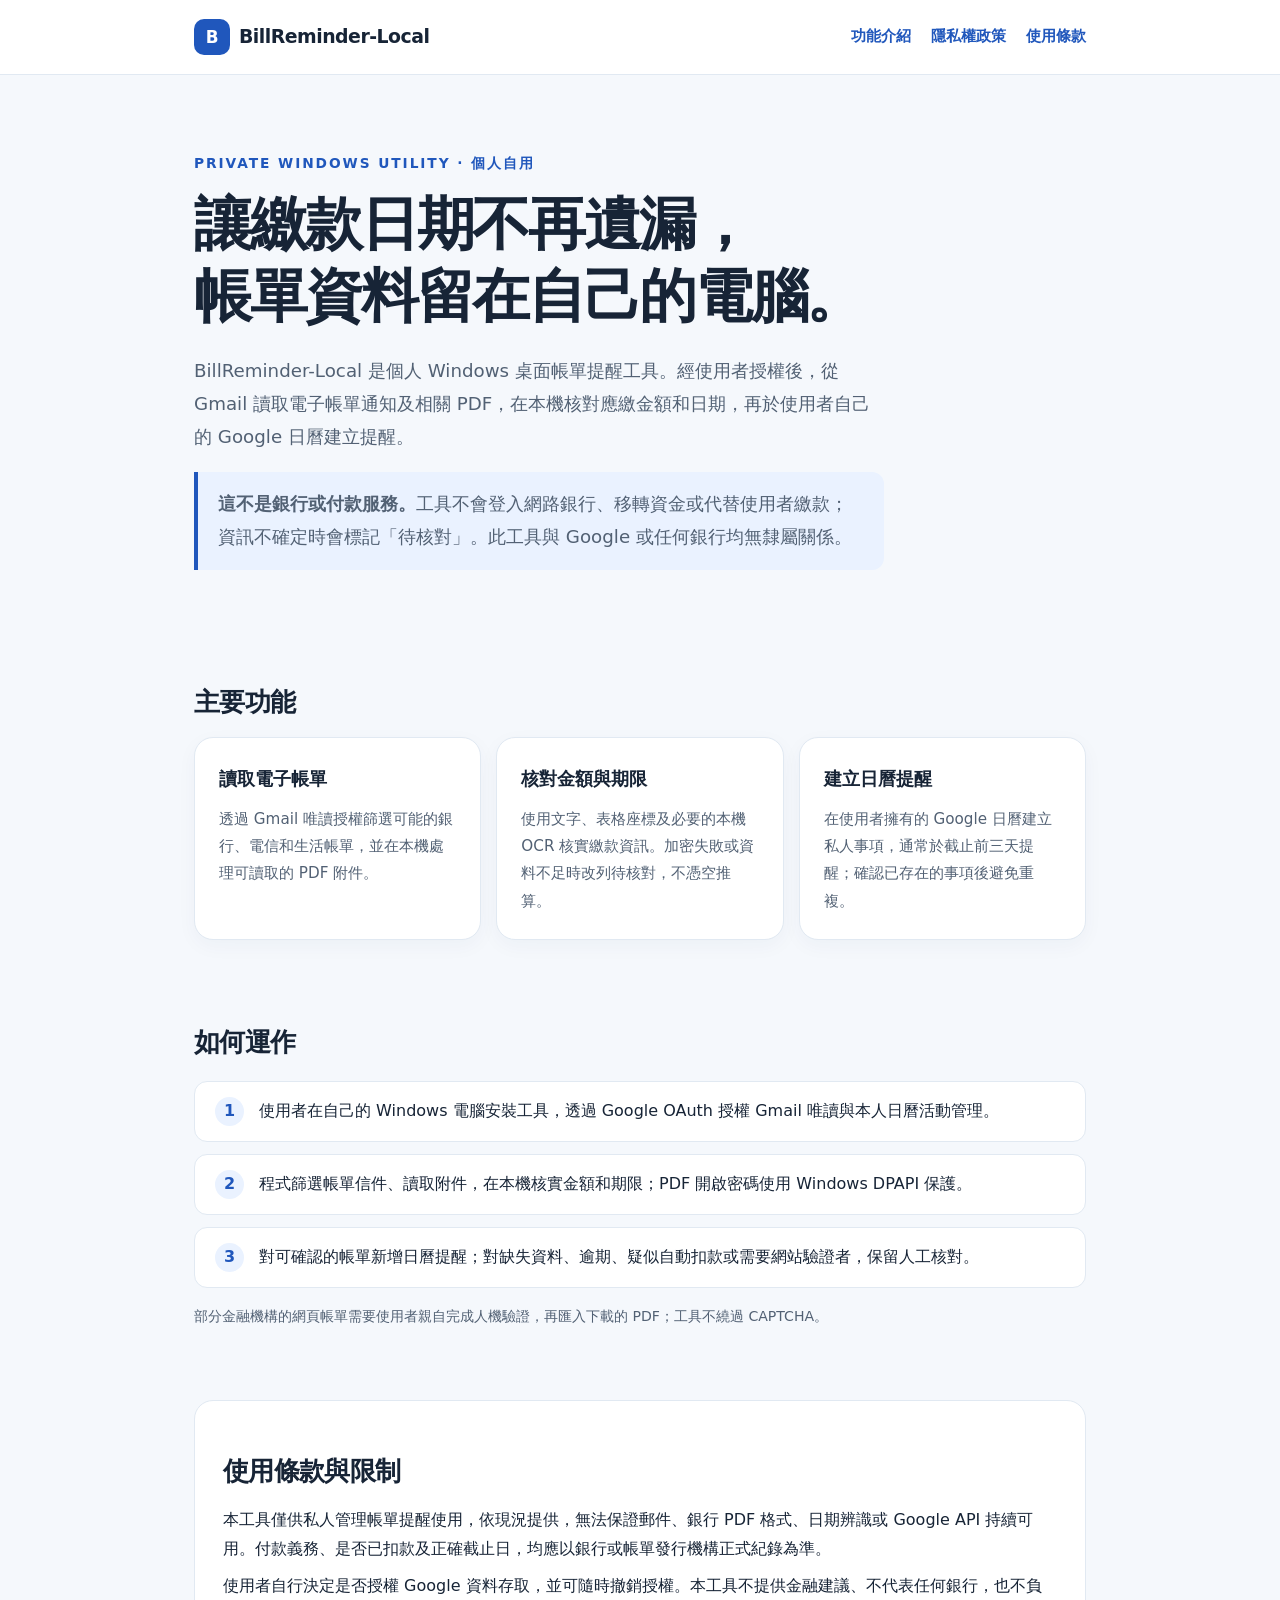
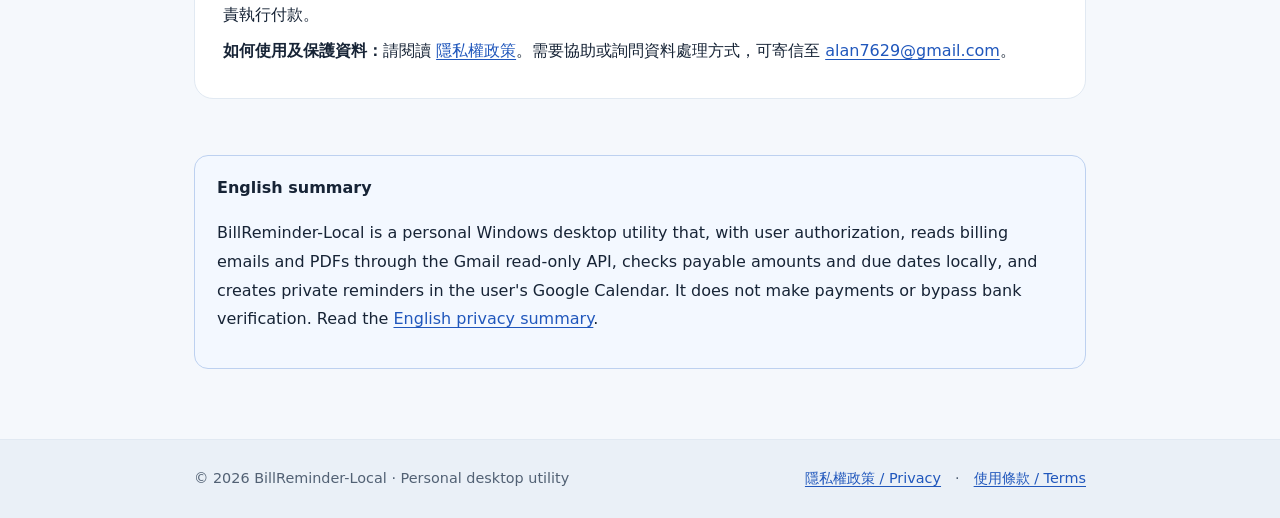
<file: index.html>
<!doctype html>
<html lang="zh-Hant">
<head>
  <meta charset="utf-8">
  <meta name="viewport" content="width=device-width, initial-scale=1">
  <meta name="description" content="BillReminder-Local：在個人 Windows 電腦上讀取 Gmail 電子帳單、核對 PDF、建立 Google 日曆繳款提醒的私人自用桌面工具。">
  <meta name="referrer" content="no-referrer">
  <title>BillReminder-Local｜本機電子帳單提醒工具</title>
  <link rel="stylesheet" href="style.css">
</head>
<body>
<header class="top">
  <nav class="container nav" aria-label="主要導覽">
    <a class="brand" href="./"><span class="brand-mark" aria-hidden="true">B</span>BillReminder-Local</a>
    <div class="navlinks"><a href="#features">功能介紹</a><a href="privacy.html">隱私權政策</a><a href="#terms">使用條款</a></div>
  </nav>
</header>
<main class="container">
  <section class="hero" aria-labelledby="hero-title">
    <div class="eyebrow">Private Windows Utility · 個人自用</div>
    <h1 id="hero-title">讓繳款日期不再遺漏，<br>帳單資料留在自己的電腦。</h1>
    <p>BillReminder-Local 是個人 Windows 桌面帳單提醒工具。經使用者授權後，從 Gmail 讀取電子帳單通知及相關 PDF，在本機核對應繳金額和日期，再於使用者自己的 Google 日曆建立提醒。</p>
    <p class="notice"><strong>這不是銀行或付款服務。</strong>工具不會登入網路銀行、移轉資金或代替使用者繳款；資訊不確定時會標記「待核對」。此工具與 Google 或任何銀行均無隸屬關係。</p>
  </section>
  <section id="features" class="section" aria-labelledby="feature-title">
    <h2 id="feature-title">主要功能</h2>
    <div class="grid">
      <article class="card"><h3>讀取電子帳單</h3><p>透過 Gmail 唯讀授權篩選可能的銀行、電信和生活帳單，並在本機處理可讀取的 PDF 附件。</p></article>
      <article class="card"><h3>核對金額與期限</h3><p>使用文字、表格座標及必要的本機 OCR 核實繳款資訊。加密失敗或資料不足時改列待核對，不憑空推算。</p></article>
      <article class="card"><h3>建立日曆提醒</h3><p>在使用者擁有的 Google 日曆建立私人事項，通常於截止前三天提醒；確認已存在的事項後避免重複。</p></article>
    </div>
  </section>
  <section class="section" aria-labelledby="flow-title">
    <h2 id="flow-title">如何運作</h2>
    <ol class="steps">
      <li>使用者在自己的 Windows 電腦安裝工具，透過 Google OAuth 授權 Gmail 唯讀與本人日曆活動管理。</li>
      <li>程式篩選帳單信件、讀取附件，在本機核實金額和期限；PDF 開啟密碼使用 Windows DPAPI 保護。</li>
      <li>對可確認的帳單新增日曆提醒；對缺失資料、逾期、疑似自動扣款或需要網站驗證者，保留人工核對。</li>
    </ol>
    <p class="small subtle">部分金融機構的網頁帳單需要使用者親自完成人機驗證，再匯入下載的 PDF；工具不繞過 CAPTCHA。</p>
  </section>
  <section class="section" id="terms">
    <div class="plain">
      <h2>使用條款與限制</h2>
      <p>本工具僅供私人管理帳單提醒使用，依現況提供，無法保證郵件、銀行 PDF 格式、日期辨識或 Google API 持續可用。付款義務、是否已扣款及正確截止日，均應以銀行或帳單發行機構正式紀錄為準。</p>
      <p>使用者自行決定是否授權 Google 資料存取，並可隨時撤銷授權。本工具不提供金融建議、不代表任何銀行，也不負責執行付款。</p>
      <p><strong>如何使用及保護資料：</strong>請閱讀 <a href="privacy.html">隱私權政策</a>。需要協助或詢問資料處理方式，可寄信至 <a href="mailto:alan7629@gmail.com">alan7629@gmail.com</a>。</p>
    </div>
  </section>
  <section class="section" aria-label="English summary">
    <div class="callout"><strong>English summary</strong><p>BillReminder-Local is a personal Windows desktop utility that, with user authorization, reads billing emails and PDFs through the Gmail read-only API, checks payable amounts and due dates locally, and creates private reminders in the user's Google Calendar. It does not make payments or bypass bank verification. Read the <a href="privacy.html#english">English privacy summary</a>.</p></div>
  </section>
</main>
<footer class="footer"><div class="container foot"><span>© 2026 BillReminder-Local · Personal desktop utility</span><span><a href="privacy.html">隱私權政策 / Privacy</a>　·　<a href="#terms">使用條款 / Terms</a></span></div></footer>
</body>
</html>
</file>
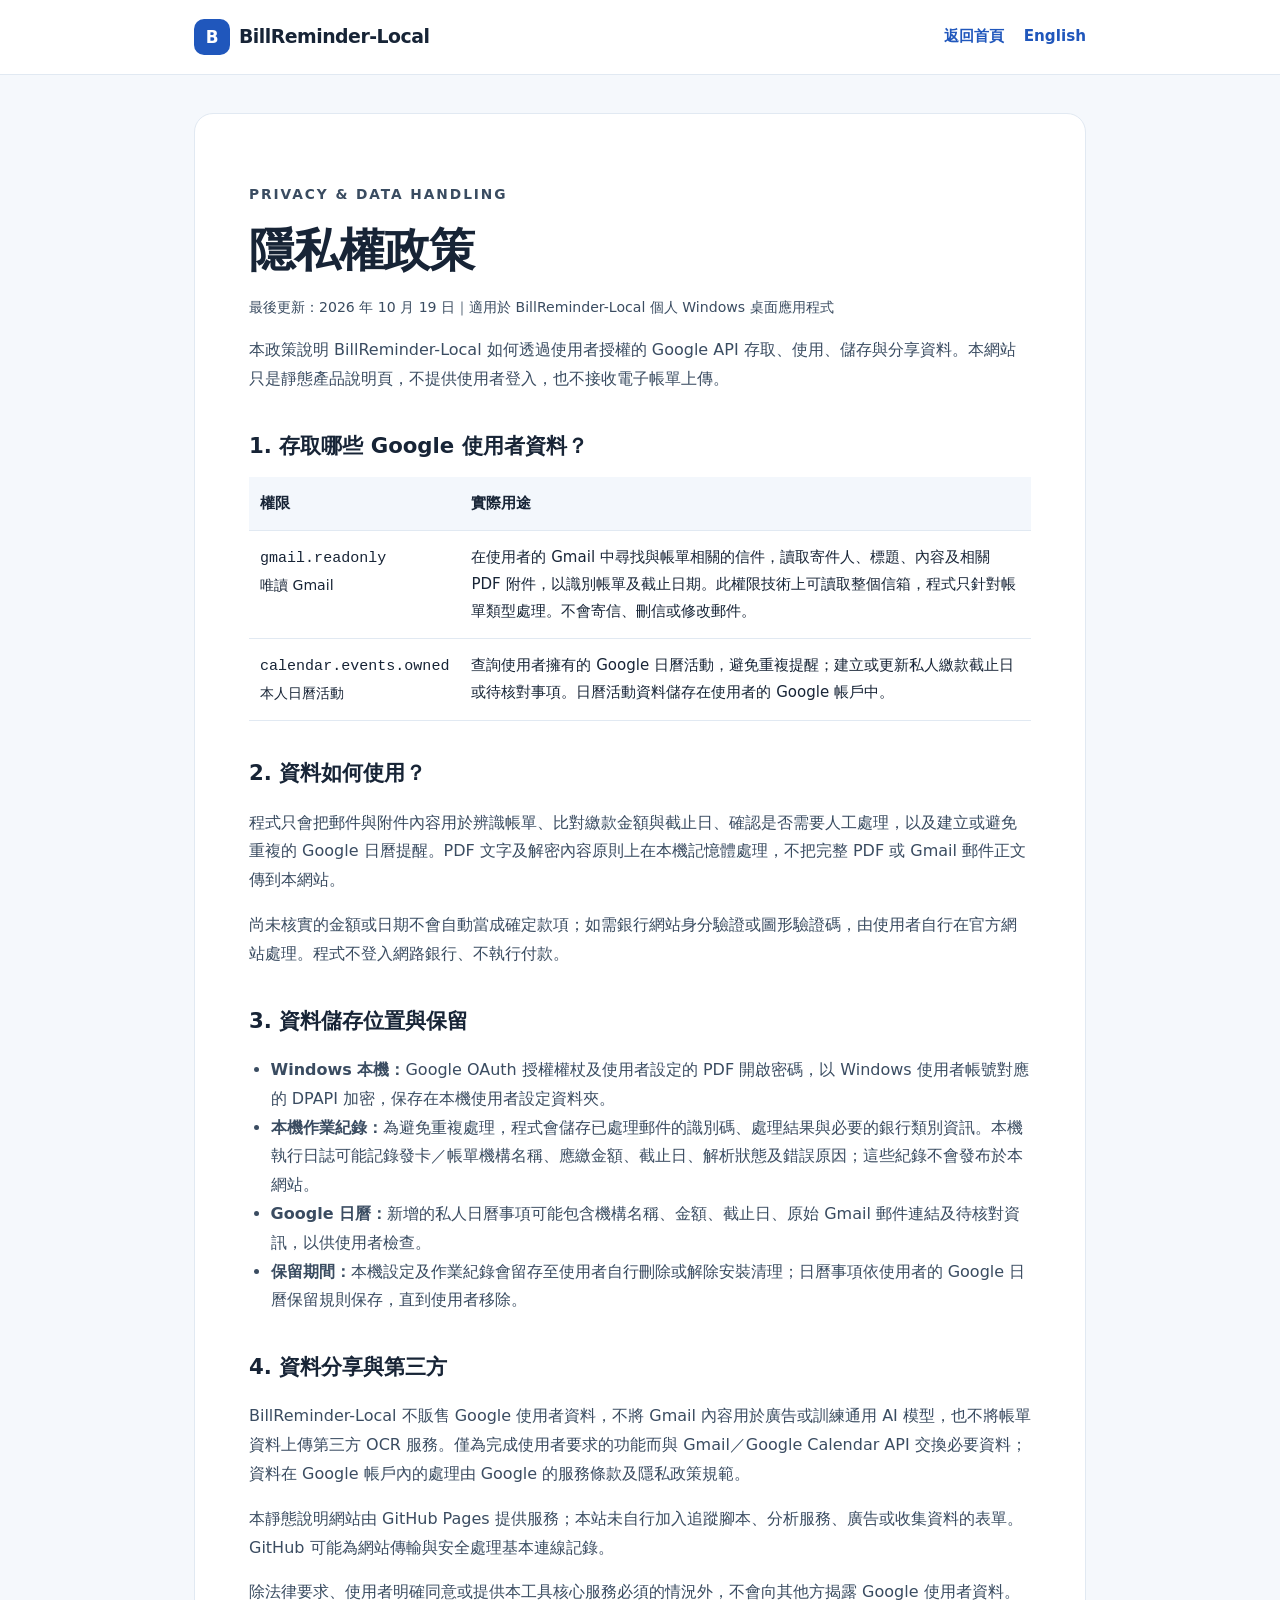
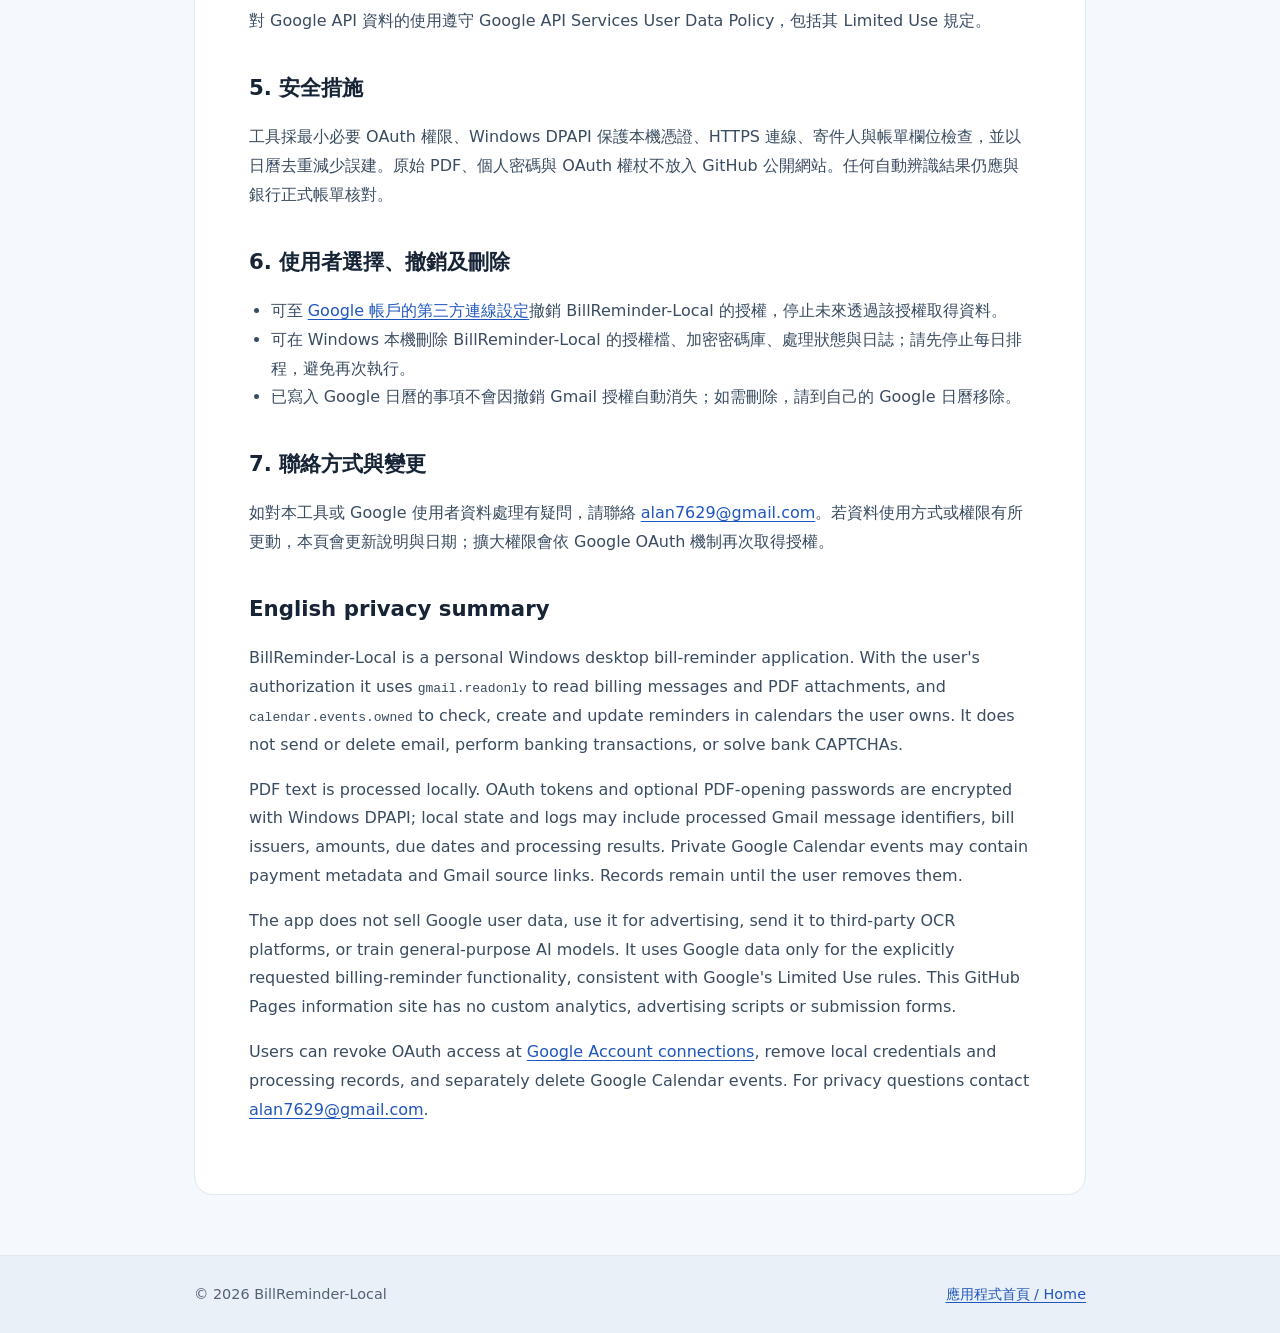
<file: privacy.html>
<!doctype html>
<html lang="zh-Hant">
<head>
  <meta charset="utf-8">
  <meta name="viewport" content="width=device-width, initial-scale=1">
  <meta name="description" content="BillReminder-Local 隱私權政策，說明 Gmail 和 Google 日曆資料存取、使用、儲存及刪除方式。">
  <meta name="referrer" content="no-referrer">
  <title>隱私權政策｜BillReminder-Local</title>
  <link rel="stylesheet" href="style.css">
</head>
<body>
<header class="top"><nav class="container nav" aria-label="主要導覽"><a class="brand" href="./"><span class="brand-mark" aria-hidden="true">B</span>BillReminder-Local</a><div class="navlinks"><a href="./">返回首頁</a><a href="#english">English</a></div></nav></header>
<main class="container">
  <article class="article">
    <p class="eyebrow">Privacy & Data Handling</p>
    <h1>隱私權政策</h1>
    <p class="lang">最後更新：2026 年 10 月 19 日｜適用於 BillReminder-Local 個人 Windows 桌面應用程式</p>
    <p>本政策說明 BillReminder-Local 如何透過使用者授權的 Google API 存取、使用、儲存與分享資料。本網站只是靜態產品說明頁，不提供使用者登入，也不接收電子帳單上傳。</p>

    <h2>1. 存取哪些 Google 使用者資料？</h2>
    <div class="table-scroll">
      <table>
        <thead><tr><th>權限</th><th>實際用途</th></tr></thead>
        <tbody>
          <tr><td><code>gmail.readonly</code><br><span class="small">唯讀 Gmail</span></td><td>在使用者的 Gmail 中尋找與帳單相關的信件，讀取寄件人、標題、內容及相關 PDF 附件，以識別帳單及截止日期。此權限技術上可讀取整個信箱，程式只針對帳單類型處理。不會寄信、刪信或修改郵件。</td></tr>
          <tr><td><code>calendar.events.owned</code><br><span class="small">本人日曆活動</span></td><td>查詢使用者擁有的 Google 日曆活動，避免重複提醒；建立或更新私人繳款截止日或待核對事項。日曆活動資料儲存在使用者的 Google 帳戶中。</td></tr>
        </tbody>
      </table>
    </div>
    <h2>2. 資料如何使用？</h2>
    <p>程式只會把郵件與附件內容用於辨識帳單、比對繳款金額與截止日、確認是否需要人工處理，以及建立或避免重複的 Google 日曆提醒。PDF 文字及解密內容原則上在本機記憶體處理，不把完整 PDF 或 Gmail 郵件正文傳到本網站。</p>
    <p>尚未核實的金額或日期不會自動當成確定款項；如需銀行網站身分驗證或圖形驗證碼，由使用者自行在官方網站處理。程式不登入網路銀行、不執行付款。</p>

    <h2>3. 資料儲存位置與保留</h2>
    <ul>
      <li><strong>Windows 本機：</strong>Google OAuth 授權權杖及使用者設定的 PDF 開啟密碼，以 Windows 使用者帳號對應的 DPAPI 加密，保存在本機使用者設定資料夾。</li>
      <li><strong>本機作業紀錄：</strong>為避免重複處理，程式會儲存已處理郵件的識別碼、處理結果與必要的銀行類別資訊。本機執行日誌可能記錄發卡／帳單機構名稱、應繳金額、截止日、解析狀態及錯誤原因；這些紀錄不會發布於本網站。</li>
      <li><strong>Google 日曆：</strong>新增的私人日曆事項可能包含機構名稱、金額、截止日、原始 Gmail 郵件連結及待核對資訊，以供使用者檢查。</li>
      <li><strong>保留期間：</strong>本機設定及作業紀錄會留存至使用者自行刪除或解除安裝清理；日曆事項依使用者的 Google 日曆保留規則保存，直到使用者移除。</li>
    </ul>

    <h2>4. 資料分享與第三方</h2>
    <p>BillReminder-Local 不販售 Google 使用者資料，不將 Gmail 內容用於廣告或訓練通用 AI 模型，也不將帳單資料上傳第三方 OCR 服務。僅為完成使用者要求的功能而與 Gmail／Google Calendar API 交換必要資料；資料在 Google 帳戶內的處理由 Google 的服務條款及隱私政策規範。</p>
    <p>本靜態說明網站由 GitHub Pages 提供服務；本站未自行加入追蹤腳本、分析服務、廣告或收集資料的表單。GitHub 可能為網站傳輸與安全處理基本連線記錄。</p>
    <p>除法律要求、使用者明確同意或提供本工具核心服務必須的情況外，不會向其他方揭露 Google 使用者資料。對 Google API 資料的使用遵守 Google API Services User Data Policy，包括其 Limited Use 規定。</p>

    <h2>5. 安全措施</h2>
    <p>工具採最小必要 OAuth 權限、Windows DPAPI 保護本機憑證、HTTPS 連線、寄件人與帳單欄位檢查，並以日曆去重減少誤建。原始 PDF、個人密碼與 OAuth 權杖不放入 GitHub 公開網站。任何自動辨識結果仍應與銀行正式帳單核對。</p>

    <h2>6. 使用者選擇、撤銷及刪除</h2>
    <ul>
      <li>可至 <a href="https://myaccount.google.com/connections" rel="noopener noreferrer">Google 帳戶的第三方連線設定</a>撤銷 BillReminder-Local 的授權，停止未來透過該授權取得資料。</li>
      <li>可在 Windows 本機刪除 BillReminder-Local 的授權檔、加密密碼庫、處理狀態與日誌；請先停止每日排程，避免再次執行。</li>
      <li>已寫入 Google 日曆的事項不會因撤銷 Gmail 授權自動消失；如需刪除，請到自己的 Google 日曆移除。</li>
    </ul>

    <h2>7. 聯絡方式與變更</h2>
    <p>如對本工具或 Google 使用者資料處理有疑問，請聯絡 <a href="mailto:alan7629@gmail.com">alan7629@gmail.com</a>。若資料使用方式或權限有所更動，本頁會更新說明與日期；擴大權限會依 Google OAuth 機制再次取得授權。</p>

    <section id="english" lang="en" aria-labelledby="eng-title">
      <h2 id="eng-title">English privacy summary</h2>
      <p>BillReminder-Local is a personal Windows desktop bill-reminder application. With the user's authorization it uses <code>gmail.readonly</code> to read billing messages and PDF attachments, and <code>calendar.events.owned</code> to check, create and update reminders in calendars the user owns. It does not send or delete email, perform banking transactions, or solve bank CAPTCHAs.</p>
      <p>PDF text is processed locally. OAuth tokens and optional PDF-opening passwords are encrypted with Windows DPAPI; local state and logs may include processed Gmail message identifiers, bill issuers, amounts, due dates and processing results. Private Google Calendar events may contain payment metadata and Gmail source links. Records remain until the user removes them.</p>
      <p>The app does not sell Google user data, use it for advertising, send it to third-party OCR platforms, or train general-purpose AI models. It uses Google data only for the explicitly requested billing-reminder functionality, consistent with Google's Limited Use rules. This GitHub Pages information site has no custom analytics, advertising scripts or submission forms.</p>
      <p>Users can revoke OAuth access at <a href="https://myaccount.google.com/connections" rel="noopener noreferrer">Google Account connections</a>, remove local credentials and processing records, and separately delete Google Calendar events. For privacy questions contact <a href="mailto:alan7629@gmail.com">alan7629@gmail.com</a>.</p>
    </section>
  </article>
</main>
<footer class="footer"><div class="container foot"><span>© 2026 BillReminder-Local</span><span><a href="./">應用程式首頁 / Home</a></span></div></footer>
</body>
</html>
</file>
<file: style.css>
:root{color-scheme:light;--bg:#f5f8fc;--surface:#fff;--ink:#172436;--muted:#526174;--line:#e1e9f2;--accent:#2057bc;--accent2:#eaf2ff;--radius:19px}*{box-sizing:border-box}html{scroll-behavior:smooth}body{margin:0;background:var(--bg);font-family:system-ui,-apple-system,"Noto Sans TC","Microsoft JhengHei",sans-serif;line-height:1.8;color:var(--ink)}a{color:var(--accent);text-underline-offset:3px}a:hover{text-decoration-thickness:2px}a:focus-visible{outline:3px solid #78a8ff;outline-offset:3px;border-radius:3px}.container{max-width:940px;margin:auto;padding:0 24px}.top{background:#fff;border-bottom:1px solid var(--line)}.nav{display:flex;align-items:center;justify-content:space-between;gap:14px;flex-wrap:wrap;min-height:74px}.brand{color:var(--ink);font-weight:750;letter-spacing:-.5px;text-decoration:none;font-size:1.18rem}.brand-mark{display:inline-grid;place-items:center;background:var(--accent);color:#fff;width:36px;height:36px;border-radius:10px;font-size:1.05rem;margin-right:9px}.navlinks{display:flex;gap:20px;flex-wrap:wrap}.navlinks a{font-size:.95rem;text-decoration:none;font-weight:600}.hero{padding:76px 0 44px}.eyebrow{font-size:.86rem;letter-spacing:.14em;font-weight:700;color:var(--accent);text-transform:uppercase}.hero h1{font-size:clamp(2.15rem,5vw,3.65rem);line-height:1.23;letter-spacing:-.04em;margin:13px 0 23px}.hero p{font-size:1.14rem;color:var(--muted);max-width:690px}.notice{padding:16px 20px;border-left:4px solid var(--accent);background:var(--accent2);border-radius:0 12px 12px 0;color:#23446d}.section{padding:24px 0 32px}.section h2{font-size:1.65rem;letter-spacing:-.025em;margin-bottom:12px}.section>p,.section .lead{color:var(--muted)}.grid{display:grid;grid-template-columns:repeat(3,minmax(0,1fr));gap:15px}.card{background:var(--surface);border:1px solid var(--line);border-radius:var(--radius);padding:24px;box-shadow:0 6px 20px rgba(27,58,98,.04)}.card h3{margin:0 0 10px;font-size:1.15rem}.card p{margin:0;color:var(--muted);font-size:.95rem}.steps{list-style:none;padding:0;display:grid;gap:12px;counter-reset:step}.steps li{counter-increment:step;background:#fff;border:1px solid var(--line);border-radius:13px;padding:15px 20px;display:flex;gap:15px;align-items:flex-start}.steps li:before{content:counter(step);flex-shrink:0;font-weight:750;color:var(--accent);background:var(--accent2);border-radius:999px;height:29px;width:29px;display:grid;place-items:center}.plain{background:#fff;border:1px solid var(--line);border-radius:var(--radius);padding:24px 28px}.plain h3{margin-top:0}.plain p{margin:8px 0}.subtle{color:var(--muted)}.article{margin:38px auto 60px;background:#fff;border:1px solid var(--line);border-radius:var(--radius);padding:clamp(22px,6vw,54px)}.article h1{font-size:clamp(2rem,4.3vw,2.9rem);line-height:1.3;letter-spacing:-.02em;margin:0}.article h2{font-size:1.33rem;margin:33px 0 12px}.article h3{font-size:1.06rem;margin:20px 0 8px}.article p,.article li{color:#3a4c61}.article ul{padding-left:1.35em}.article table{width:100%;border-collapse:collapse}.article th,.article td{padding:13px 11px;text-align:left;border-bottom:1px solid var(--line);vertical-align:top}.article th{background:#f3f7fc}.article table{font-size:.94rem}.table-scroll{overflow-x:auto}.lang{font-size:.88rem;color:var(--muted)}.footer{margin-top:38px;background:#eaf0f7;border-top:1px solid var(--line);padding:26px 0;color:var(--muted);font-size:.9rem}.foot{display:flex;justify-content:space-between;gap:16px;flex-wrap:wrap}.small{font-size:.88rem}.callout{border:1px solid #bdd1f0;background:#f3f8ff;padding:18px 22px;border-radius:14px}@media(max-width:700px){.grid{grid-template-columns:1fr}.hero{padding-top:50px}.nav{padding:15px 0}.article{margin-top:22px}.article table{min-width:540px}.foot{display:block}}
</file>
